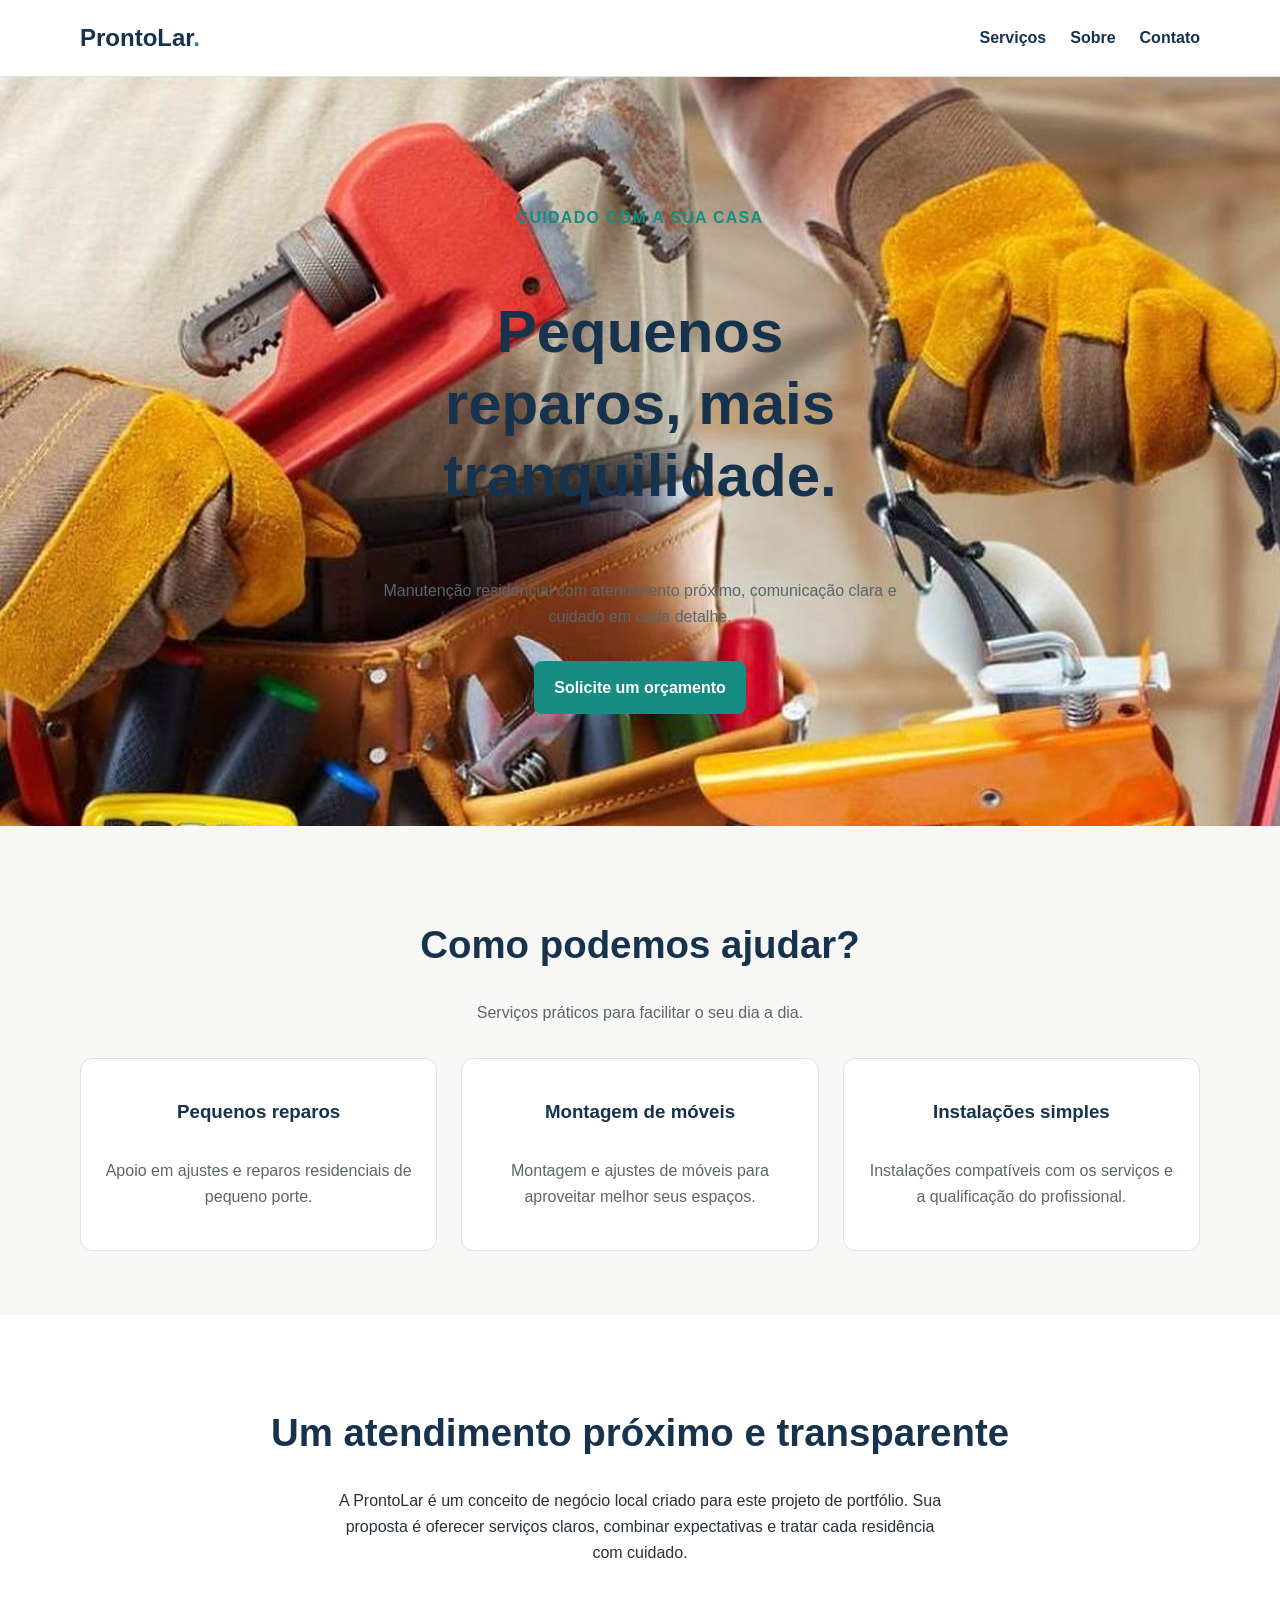
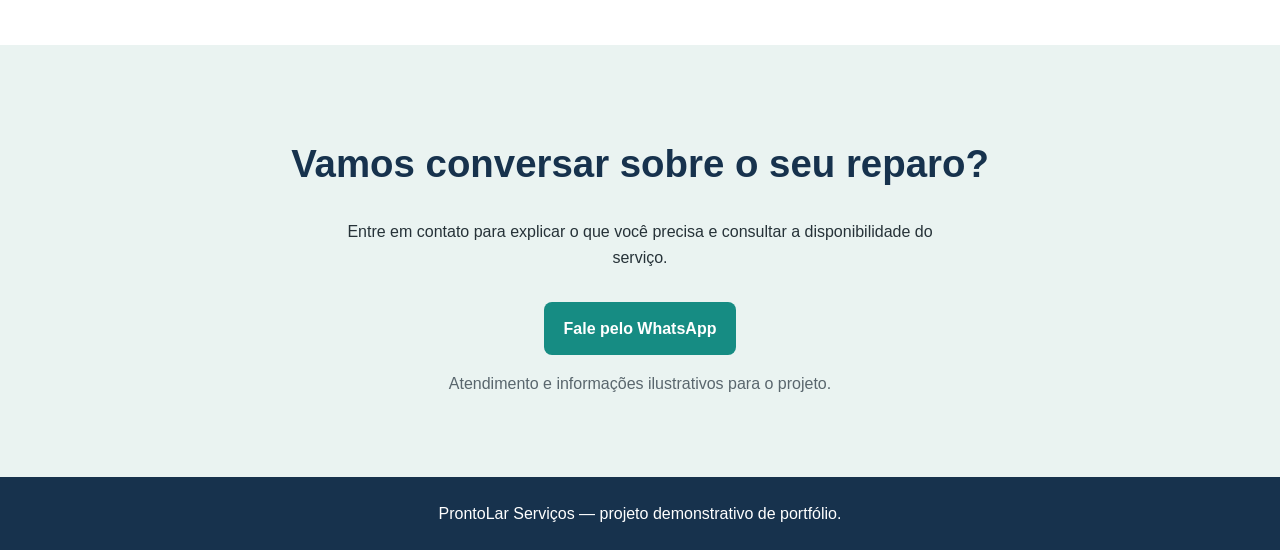
<file: 01-fundamentos/projeto-01-prontolar/index.html>
<!DOCTYPE html>
<html lang="pt-BR">

<head>
  <meta charset="UTF-8">
  <meta name="viewport" content="width=device-width, initial-scale=1.0">

  <meta name="description"
    content="Conheça os serviços de manutenção residencial da ProntoLar Serviços e solicite um orçamento.">

  <title>ProntoLar Serviços | Manutenção Residencial</title>

  <link rel="stylesheet" href="css/style.css">
</head>

<body>
  <header class="site-header">
    <div class="container header-content">
      <a class="brand" href="#inicio">
        ProntoLar<span>.</span>
      </a>

      <nav aria-label="Navegação principal">
        <ul class="nav-list">
          <li><a href="#servicos">Serviços</a></li>
          <li><a href="#sobre">Sobre</a></li>
          <li><a href="#contato">Contato</a></li>
        </ul>
      </nav>
    </div>
  </header>

  <main>
    <section class="hero" id="inicio">
      <div class="container">
        <p class="eyebrow">Cuidado com a sua casa</p>

        <h1>Pequenos reparos, mais tranquilidade.</h1>

        <p>
          Manutenção residencial com atendimento próximo,
          comunicação clara e cuidado em cada detalhe.
        </p>

        <a class="button" href="#contato">
          Solicite um orçamento
        </a>
      </div>
    </section>

    <section class="services section" id="servicos">
      <div class="container">
        <h2>Como podemos ajudar?</h2>

        <p class="section-description">
          Serviços práticos para facilitar o seu dia a dia.
        </p>

        <div class="service-grid">
          <article class="service-card">
            <h3>Pequenos reparos</h3>
            <p>
              Apoio em ajustes e reparos residenciais
              de pequeno porte.
            </p>
          </article>

          <article class="service-card">
            <h3>Montagem de móveis</h3>
            <p>
              Montagem e ajustes de móveis para
              aproveitar melhor seus espaços.
            </p>
          </article>

          <article class="service-card">
            <h3>Instalações simples</h3>
            <p>
              Instalações compatíveis com os serviços
              e a qualificação do profissional.
            </p>
          </article>
        </div>
      </div>
    </section>

    <section class="about section" id="sobre">
      <div class="container">
        <h2>Um atendimento próximo e transparente</h2>

        <p>
          A ProntoLar é um conceito de negócio local criado
          para este projeto de portfólio. Sua proposta é
          oferecer serviços claros, combinar expectativas
          e tratar cada residência com cuidado.
        </p>
      </div>
    </section>

    <section class="contact section" id="contato">
      <div class="container">
        <h2>Vamos conversar sobre o seu reparo?</h2>

        <p>
          Entre em contato para explicar o que você precisa
          e consultar a disponibilidade do serviço.
        </p>

        <!-- Substitua pelo link real antes de publicar. -->
        <a class="button" href="https://wa.me/5500000000000">
          Fale pelo WhatsApp
        </a>

        <p class="contact-note">
          Atendimento e informações ilustrativos para o projeto.
        </p>
      </div>
    </section>
  </main>

  <footer class="site-footer">
    <div class="container">
      <p>ProntoLar Serviços — projeto demonstrativo de portfólio.</p>
    </div>
  </footer>
</body>

</html>
</file>
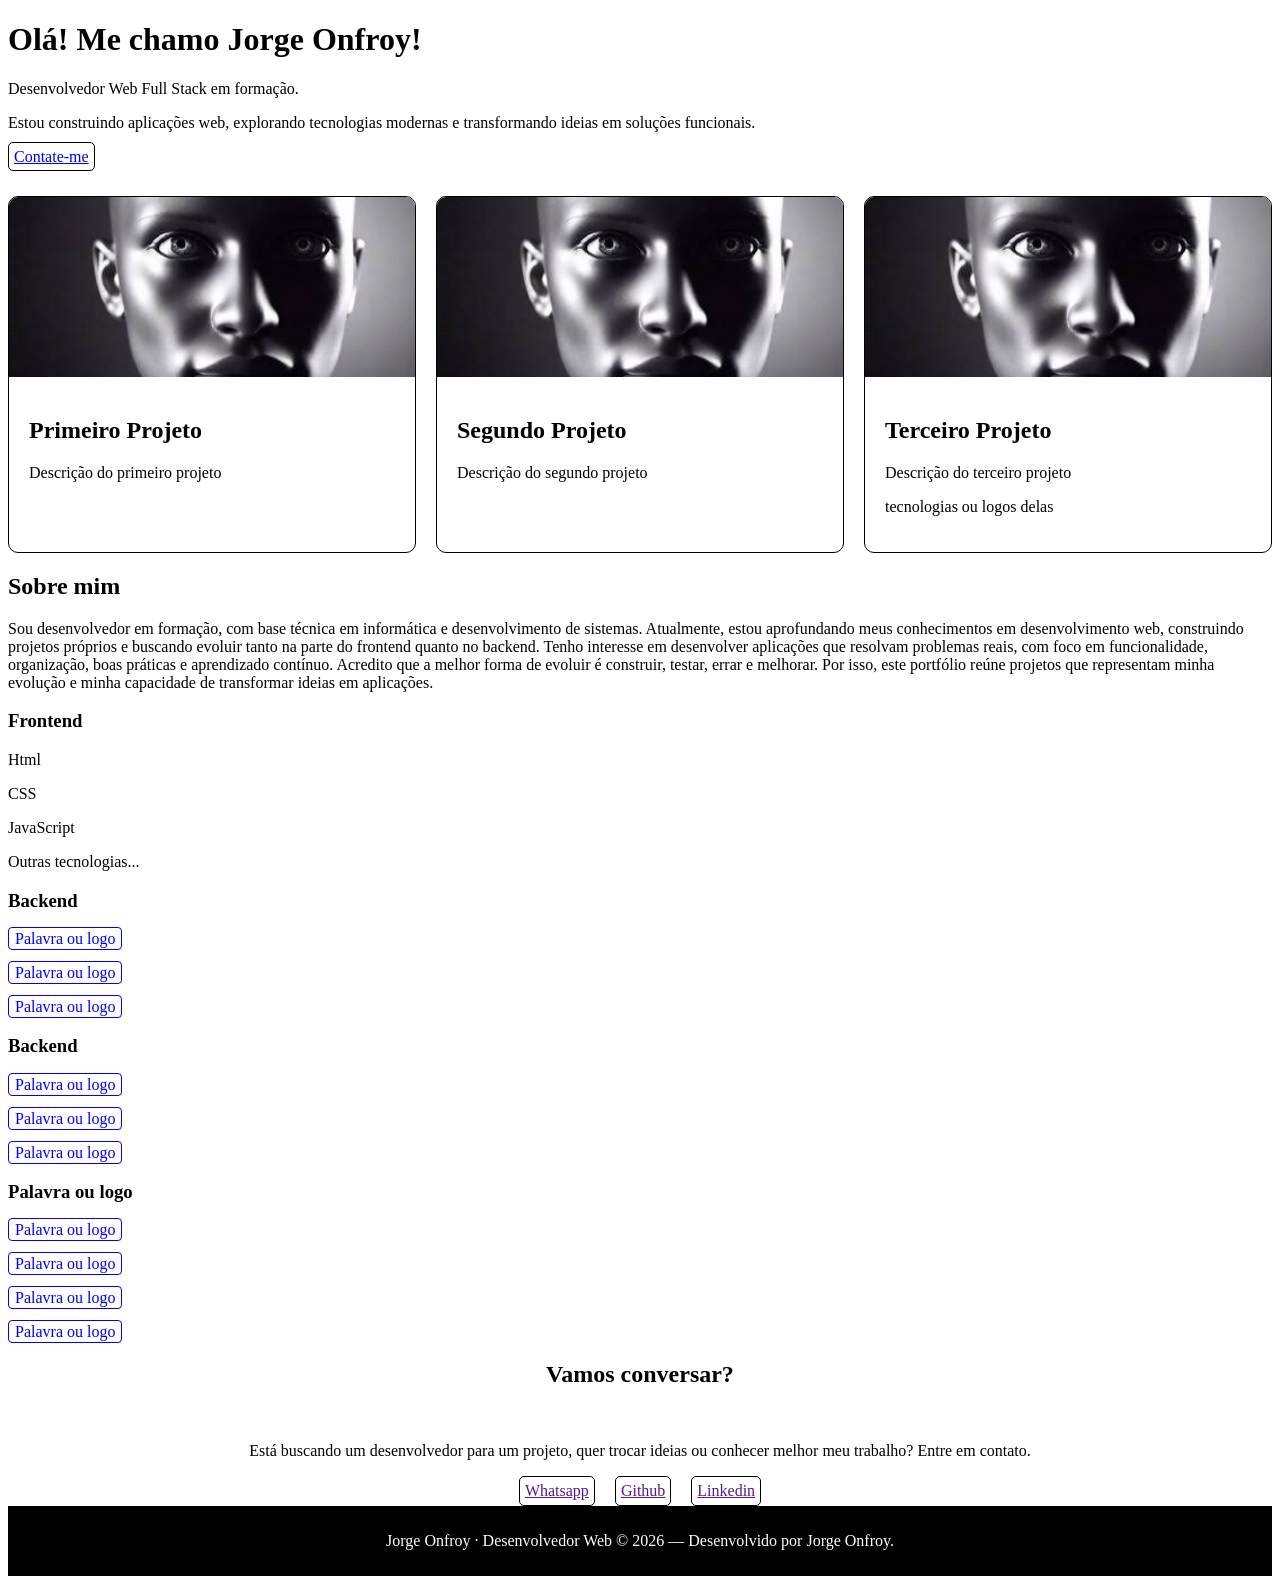
<file: apresentacao.html>
<!DOCTYPE html>
<html lang="pt-BR">

<head>
    <meta charset="UTF-8">
    <meta name="viewport" content="width=device-width, initial-scale=1.0">
    <title>Document</title>
    <style>
        body {
            background-color: #fff;
        }

        .button {
            border: 1px solid black;
            border-radius: 5px;
            padding: 5px;
            gap: 5px;
            transition: all 0.5s ease;
        }

        .buttons {
            gap: 20px;
            align-items: center;
            display: flex;
            justify-content: center;
        }

        .button:hover {
            background-color: black;
            color: #fff;
        }

        .container {
            display: flex;
            margin-top: 30px;
            gap: 20px;

        }

        .container h1 {
            text-align: left;

        }

        .container p {
            text-align: left;
        }

        .x {
            text-align: center;
            align-items: center;
        }

        .card {
            border: 1px solid black;
            border-radius: 10px;
            overflow: hidden;
            text-align: center;
            flex: 1;
            min-width: 0;

        }

        .card-content {
            padding: 20px;
        }

        .img {
            width: 100%;
            height: 180px;
            object-fit: cover;
            display: block;
        }

        .site-footer {
            padding: 10px;
            justify-content: center;
            text-align: center;
            color: #fff;
            background-color: black;
        }

        .emphasis {
            border: 1px solid blue;
            padding: 2px 6px;
            border-radius: 4px;
            color: blue;
        }
    </style>
</head>

<body>
    <h1>Olá! Me chamo Jorge Onfroy!</h1>
    <p>Desenvolvedor Web Full Stack em formação.</p>
    <p>Estou construindo aplicações web, explorando tecnologias modernas e transformando ideias em soluções funcionais.
    </p>
    <a class="button" href="#footer">Contate-me</a>
    <section class="main">
        <div class="container">
            <div class="card">
                <img class="img" src="assets/img/img.jpg" alt="imagem aleatoria">
                <div class="card-content">
                    <h1>Primeiro Projeto</h1>
                    <p>Descrição do primeiro projeto</p>
                </div>
            </div>
            <div class="card">
                <img class="img" src="assets/img/img.jpg" alt="imagem aleatoria">
                <div class="card-content">
                    <h1>Segundo Projeto</h1>
                    <p>Descrição do segundo projeto</p>
                </div>
            </div>
            <div class="card">
                <img class="img" src="assets/img/img.jpg" alt="imagem aleatoria">
                <div class="card-content">
                    <h1>Terceiro Projeto</h1>
                    <p>Descrição do terceiro projeto</p>
                    <p>tecnologias ou logos delas</p>
                </div>
            </div>
        </div>
    </section>
    <section class="about">
        <h1>Sobre mim</h1>
        <p>Sou desenvolvedor em formação, com base técnica em informática e desenvolvimento de sistemas. Atualmente,
            estou aprofundando meus conhecimentos em desenvolvimento web, construindo projetos próprios e buscando
            evoluir tanto na parte do frontend quanto no backend.

            Tenho interesse em desenvolver aplicações que resolvam problemas reais, com foco em funcionalidade,
            organização, boas práticas e aprendizado contínuo.

            Acredito que a melhor forma de evoluir é construir, testar, errar e melhorar. Por isso, este portfólio reúne
            projetos que representam minha evolução e minha capacidade de transformar ideias em aplicações.</p>
    </section>

    <section class="tecnologies-and-skills">
        <div class="container-tecnologies-skills">
            <div>
                <h3>Frontend</h3>
                <p>Html</p>
                <p>CSS</p>
                <p>JavaScript</p>
                <p>Outras tecnologias...</p>
            </div>
            <div>
                <h3>Backend</h3>
                <p><span class="emphasis">Palavra ou logo</span></p>
                <p><span class="emphasis">Palavra ou logo</span></p>
                <p><span class="emphasis">Palavra ou logo</span></p>
            </div>
            <div>
                <h3>Backend</h3>
                <p><span class="emphasis">Palavra ou logo</span></p>
                <p><span class="emphasis">Palavra ou logo</span></p>
                <p><span class="emphasis">Palavra ou logo</span></p>
            </div>
            <div>
                <h3>Palavra ou logo</h3>
                <p><span class="emphasis">Palavra ou logo</span></p>
                <p><span class="emphasis">Palavra ou logo</span></p>
                <p><span class="emphasis">Palavra ou logo</span></p>
                <p><span class="emphasis">Palavra ou logo</span></p>
            </div>
        </div>
    </section>

    <section class="contact" id="contato">
        <div class="x">
            <h2>Vamos conversar?</h2><br>
            <p>Está buscando um desenvolvedor para um projeto, quer trocar ideias ou conhecer melhor meu trabalho? Entre
                em contato.</p>

            <div class="buttons"><a class="button" href="">
                    Whatsapp
                </a>
                <a class="button" href="">
                    Github</a>
                <a class=" button" href="">
                    Linkedin
                </a>
            </div>
        </div>
    </section>
    <footer class="site-footer" id="footer">
        <p>Jorge Onfroy · Desenvolvedor Web © 2026 — Desenvolvido por Jorge Onfroy.</p>
    </footer>
</body>

</html>
</file>
<file: 01-fundamentos/projeto-01-prontolar/css/style.css>
/* 1. Design tokens */
:root {
  --color-primary: #17324D;
  --color-accent: #168C83;
  --color-background: #F7F8F5;
  --color-surface: #FFFFFF;
  --color-text: #263238;
  --color-muted: #59666D;
  --color-border: #DCE3E2;

  --font-body: Arial, Helvetica, sans-serif;

  --space-1: 0.5rem;
  --space-2: 1rem;
  --space-3: 1.5rem;
  --space-4: 2rem;
  --space-5: 3rem;
  --space-6: 4rem;

  --radius-card: 0.75rem;
  --content-width: 1120px;
}

/* 2. Base */
* {
  box-sizing: border-box;
}

html {
  scroll-behavior: smooth;
}

body {
  margin: 0;
  font-family: var(--font-body);
  font-size: 1rem;
  line-height: 1.6;
  color: var(--color-text);
  background: var(--color-background);
  text-align: center;
}

img {
  display: block;
  max-width: 100%;
}

a {
  color: inherit;
}

a:focus-visible {
  outline: 3px solid var(--color-accent);
  outline-offset: 4px;
}

.container {
  width: min(100% - 2rem, var(--content-width));
  margin-inline: auto;

}

.section {
  padding-block: var(--space-6);
}

h1,
h2,
h3 {
  color: var(--color-primary);
  line-height: 1.2;
  text-align: center;
}

h1 {
  max-width: 15ch;
  margin-inline: auto;
  font-size: clamp(2.25rem, 5vw, 3.75rem);
}

h2 {
  font-size: clamp(1.75rem, 3vw, 2.5rem);
}

/* 3. Header */
.site-header {
  background: var(--color-surface);
  border-bottom: 1px solid var(--color-border);
}

.header-content {
  display: flex;
  align-items: center;
  justify-content: space-between;
  gap: var(--space-3);
  min-height: 76px;
}

.brand {
  color: var(--color-primary);
  font-size: 1.5rem;
  font-weight: 700;
  text-decoration: none;
}

.brand span {
  color: var(--color-accent);
}

.site-header nav {
  display: flex;
  align-items: center;
}

.nav-list {
  display: flex;
  align-items: center;
  justify-content: flex-end;
  flex-wrap: wrap;
  gap: var(--space-3);
  padding: 0;
  margin: 0;
  list-style: none;
}

.nav-list a {
  color: var(--color-primary);
  text-decoration: none;
  font-weight: 600;
}

/* Responsividade */
@media (max-width: 480px) {
  .header-content {
    align-items: center;
    flex-direction: column;
    justify-content: center;
    padding-block: var(--space-2);
  }

  .nav-list {
    justify-content: center;
    gap: var(--space-2);
  }
}
.nav-list a {
  color: var(--color-primary);
  text-decoration: none;
  font-weight: 600;
}

/* Responsividade */
@media (max-width: 480px) {
  .header-content {
    flex-direction: column;
    gap: var(--space-2);
    padding-block: var(--space-2);
  }
}
/* 4. Hero */
.hero {
  padding-block: clamp(4rem, 10vw, 7rem);
  background-image: url("../images/img.jpg");
  color: #EAF3F1 ;
}

.hero > .container {
  display: flex;
  flex-direction: column;
  align-items: center;
}

.eyebrow {
  color: var(--color-accent);
  font-weight: 700;
  text-transform: uppercase;
  letter-spacing: 0.08em;
}

.hero > .container > p:not(.eyebrow) {
  max-width: 60ch;
  margin-inline: auto;
  color: var(--color-muted);
}

/* 5. Actions */
.button {
  display: inline-block;
  margin-top: var(--space-2);
  padding: 0.85rem 1.25rem;
  border-radius: 0.5rem;
  background: var(--color-accent);
  color: var(--color-surface);
  font-weight: 700;
  text-decoration: none;
}

.button:hover {
  background: #116F69;
}

/* 6. Services */
.section-description {
  color: var(--color-muted);
  text-align: center;
}

.service-grid {
  display: grid;
  grid-template-columns: 1fr;
  gap: var(--space-3);
  margin-top: var(--space-4);
}

.service-card {
  display: flex;
  flex-direction: column;
  align-items: center;
  padding: var(--space-3);
  border: 1px solid var(--color-border);
  border-radius: var(--radius-card);
  background: var(--color-surface);
}

.service-card p,
.contact-note {
  color: var(--color-muted);
  text-align: center;
}

/* 7. About and contact */
.about {
  background: var(--color-surface);
}

.about p,
.contact p {
  max-width: 68ch;
  margin-inline: auto;
  text-align: center;
}

.contact {
  background: #EAF3F1;
}

/* 8. Footer */
.site-footer {
  padding-block: var(--space-3);
  background: var(--color-primary);
  color: var(--color-surface);
  text-align: center;
}

.site-footer p {
  margin: 0;
}

/* 9. Responsive */
@media (min-width: 700px) {
  .service-grid {
    grid-template-columns: repeat(3, minmax(0, 1fr));
  }
}

@media (max-width: 480px) {
  .header-content {
    align-items: center;
    flex-direction: column;
    justify-content: center;
    padding-block: var(--space-2);
  }

  .nav-list {
    gap: var(--space-2);
  }
}

@media (prefers-reduced-motion: reduce) {
  html {
    scroll-behavior: auto;
  }
}
</file>
